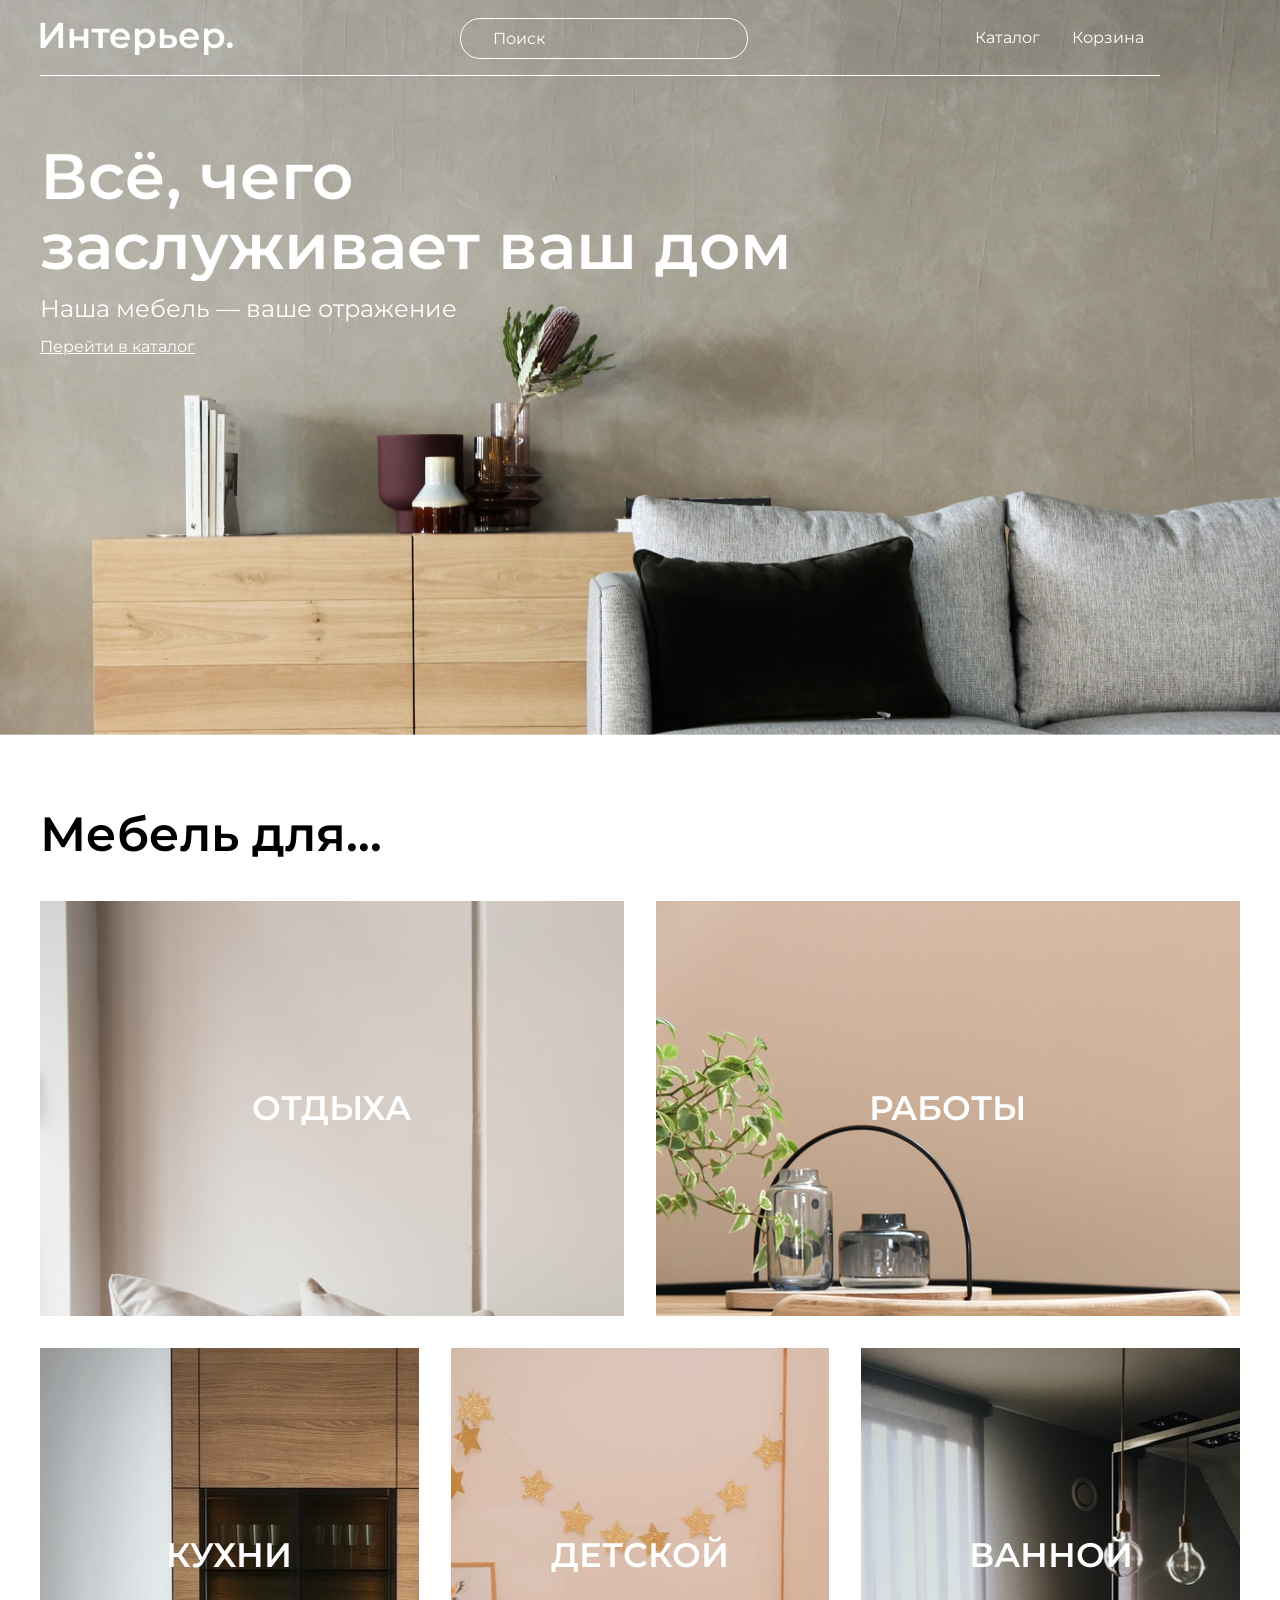
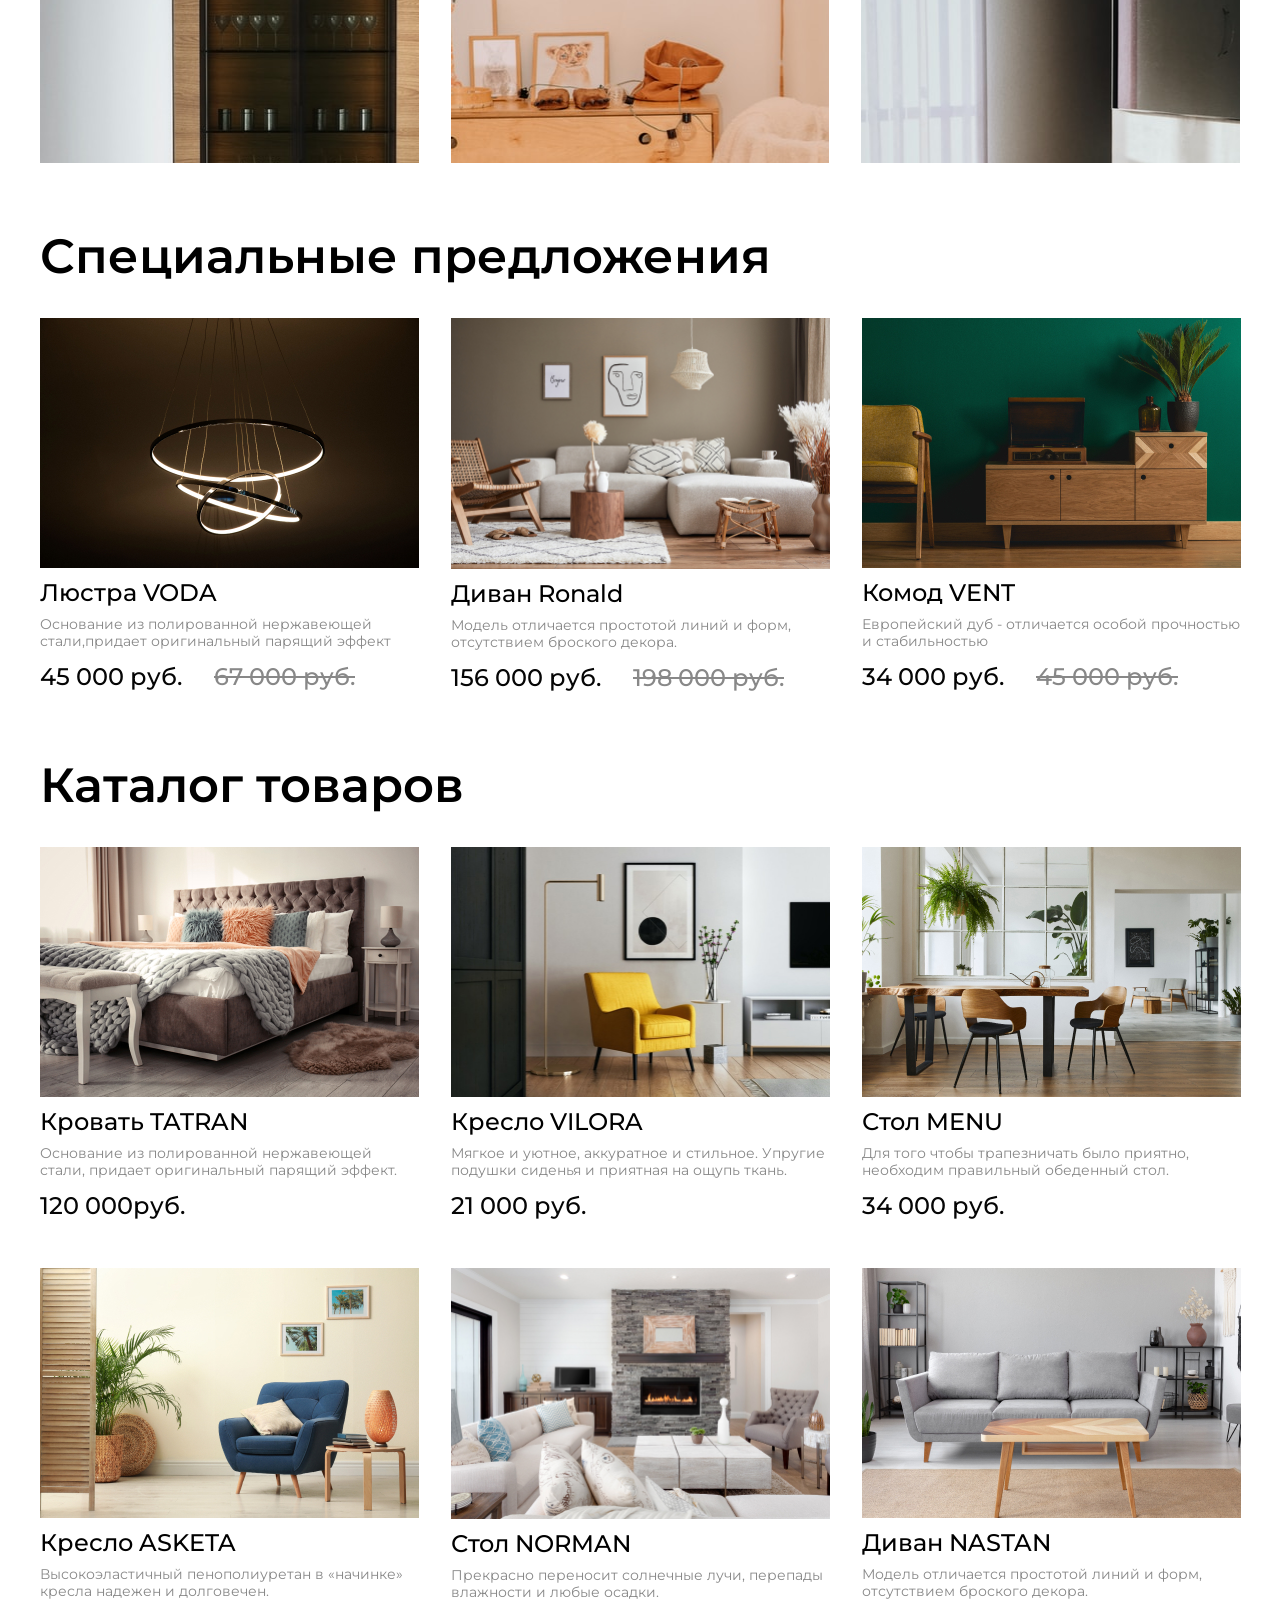
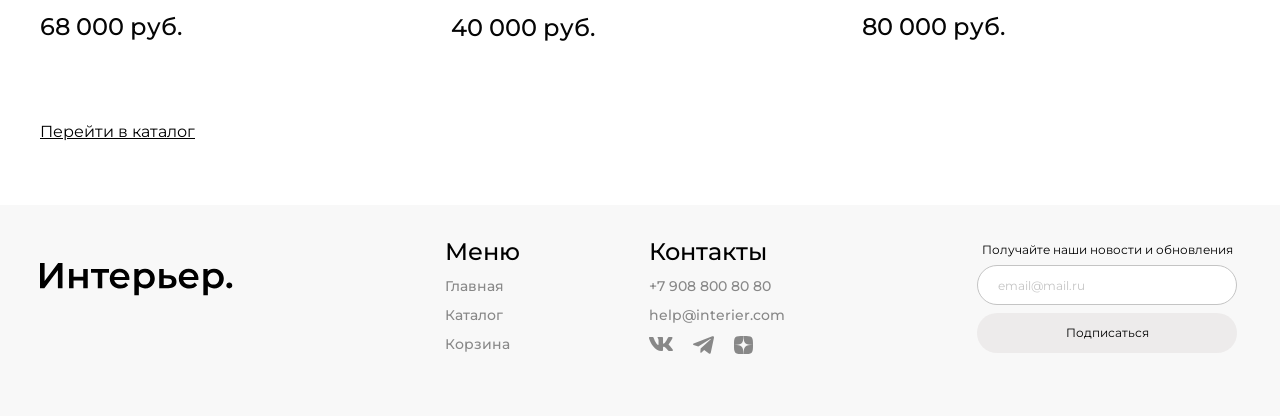
<file: index.html>
<!DOCTYPE html>
<html lang="ru">
<head>
    <meta charset="UTF-8">
    <meta name="viewport" content="width=device-width, initial-scale=1.0">
    <title>Document</title>
    <link rel="stylesheet" type="text/css" href="style.css">
    <link rel="preconnect" href="https://fonts.googleapis.com">
    <link rel="preconnect" href="https://fonts.gstatic.com" crossorigin>
    <link href="https://fonts.googleapis.com/css2?family=Montserrat:ital,wght@0,100..900;1,100..900&display=swap" rel="stylesheet">
</head>
<body>
 <section class="page-section page-section--welcome center">   
    <header class="header">
        <div class="header__container">
            <a class="logo" href="index.html">
                <img class="logo__desktop" src="./image/logo.svg" alt="Логотип">
                <img class="logo__mobile" src="./image/logo_mobile.svg" alt="Логотип">
            </a>
            
            <div class="search-desktop">
                <input placeholder="Поиск" class="header__input" type="text">
            </div>
            
            <nav class="top"> 
                <a class="top__ref" href="catalog.html">Каталог</a>
                <a class="top__ref" href="cart.html">Корзина</a>
            </nav>
            
            <div class="mobile-icons">
                <button class="mobile-icon search-button" type="button" aria-label="Поиск">
                    <img class="mobile-icon__img" src="./image/search_mobile.svg" alt="Поиск">
                </button>
                <a class="mobile-icon" href="catalog.html" aria-label="Каталог">
                    <img class="mobile-icon__img" src="./image/catalog_mobile.svg" alt="Каталог">
                </a>
                <a class="mobile-icon" href="cart.html" aria-label="Корзина">
                    <img class="mobile-icon__img" src="./image/cart_mobile.svg" alt="Корзина">
                </a>
            </div>
        </div>
    </header>
    
    <div class="page-section__content page-section__content--welcome">
        <h1 class="page-section__title">Всё, чего заслуживает ваш дом</h1> 
        <p class="page-section__text">Наша мебель — ваше отражение</p>
        <a class="page-section__link" href="catalog.html">Перейти в каталог</a>
    </div>
 </section> 
 
<div class="for-box center">
   <h2 class="for-box__title">Мебель для...</h2> 
    <div class="for"> 
        <div class="for__item for__item_rest for__item_size_big">ОТДЫХА</div>
        <div class="for__item for__item_work for__item_size_big">РАБОТЫ</div>
        <div class="for__item for__item_kitchen">КУХНИ</div>
        <div class="for__item for__item_children">ДЕТСКОЙ</div>
        <div class="for__item for__item_bathroom">ВАННОЙ</div>
    </div>
</div>
 
<section class="product-box center">
    <h2 class="product-box__title">Специальные предложения</h2>
    <div class="product-content">
        <article class="product">
            <img src="./image/Lustra.jpg" alt="Люстра Voda" class="product__image">
            <h3 class="product__name"><a href="product.html">Люстра VODA</a></h3>
            <p class="product__descr">Основание из полированной нержавеющей стали,придает оригинальный парящий эффект</p>
            <div class="product__box-price">
                <span class="product__price">45 000 руб.</span>
                <span class="product__price product__price_sale">67 000 руб.</span>
            </div>
        </article>
        <article class="product">
            <img src="./image/Divan.jpg" alt="Диван Ronald" class="product__image">
            <h3 class="product__name"><a href="product.html">Диван Ronald</a></h3>
            <p class="product__descr">Модель отличается простотой линий и форм, отсутствием броского декора.</p>
            <div class="product__box-price">
                <span class="product__price">156 000 руб.</span>
                <span class="product__price product__price_sale">198 000 руб.</span>
            </div>
        </article>
        <article class="product">
            <img src="./image/Komod.jpg" alt="Комод VENT" class="product__image">
            <h3 class="product__name"><a href="product.html">Комод VENT</a></h3>
            <p class="product__descr">Европейский дуб - отличается особой прочностью и стабильностью</p>
            <div class="product__box-price">
                <span class="product__price">34 000 руб.</span>
                <span class="product__price product__price_sale">45 000 руб.</span>
            </div>
        </article>
    </div>
</section>

<section class="product-box center">
    <h2 class="product-box__title">Каталог товаров</h2>
    <div class="product-content">
        <article class="product">   
            <img src="./image/Tatran.jpg" alt="Кровать TATRAN" class="product__image">
            <h3 class="product__name"><a href="product.html">Кровать TATRAN</a></h3>
            <p class="product__descr">Основание из полированной нержавеющей стали, придает оригинальный парящий эффект.</p>
            <span class="product__price">120 000руб.</span>
        </article>
        <article class="product">   
            <img src="./image/Vilora.jpg" alt="Кресло VILORA" class="product__image">
            <h3 class="product__name"><a href="product.html">Кресло VILORA</a></h3>
            <p class="product__descr">Мягкое и уютное, аккуратное и стильное. Упругие подушки сиденья и приятная на ощупь ткань.</p>
            <span class="product__price">21 000 руб.</span>
        </article>
        <article class="product">   
            <img src="./image/Menu.jpg" alt="Стол MENU" class="product__image">
            <h3 class="product__name"><a href="product.html">Стол MENU</a></h3>
            <p class="product__descr">Для того чтобы трапезничать было приятно, необходим правильный обеденный стол.</p>
            <span class="product__price">34 000 руб.</span>
        </article>
        <article class="product">   
            <img src="./image/Asketa.jpg" alt="Кресло ASKETA" class="product__image">
            <h3 class="product__name"><a href="product.html">Кресло ASKETA</a></h3>
            <p class="product__descr">Высокоэластичный пенополиуретан в «начинке» кресла надежен и долговечен.</p>
            <span class="product__price">68 000 руб.</span>
        </article>
        <article class="product">   
            <img src="./image/Norman.jpg" alt="Стол NORMAN" class="product__image">
            <h3 class="product__name"><a href="product.html">Стол NORMAN</a></h3>
            <p class="product__descr">Прекрасно переносит солнечные лучи, перепады влажности и любые осадки.</p>
            <span class="product__price">40 000 руб.</span>
        </article>
        <article class="product">   
            <img src="./image/Nastan.jpg" alt="Диван NASTAN" class="product__image">
            <h3 class="product__name"><a href="product.html">Диван NASTAN</a></h3>
            <p class="product__descr">Модель отличается простотой линий и форм, отсутствием броского декора.</p>
            <span class="product__price">80 000 руб.</span>
        </article>
        <a class="downlink" href="catalog.html">Перейти в каталог</a>
    </div>
</section>

 <footer class="footer center">
   <a href="index.html" class="footer__logo">
        <img src="./image/logo-black.svg" alt="Логотип" width="193" height="33">
    </a>
    
    <div class="footer__content">
        <nav class="footer__item">
            <h4 class="footer__descr">Меню</h4>
            <a class="footer__link" href="index.html">Главная</a>
            <a class="footer__link" href="catalog.html">Каталог</a>
            <a class="footer__link" href="cart.html">Корзина</a>
        </nav>
        <div class="footer__item">
            <h4 class="footer__descr">Контакты</h4>
            <a class="footer__link" href="tel:+79088008080">+7 908 800 80 80</a>
            <a class="footer__link" href="mailto:help@interier.com">help@interier.com</a>
            <div class="footer__icons">
                <a href="https://vk.com" class="footer__icon" target="_blank"><img src="./image/vk.svg" alt="VK"></a>
                <a href="https://telegram.org" class="footer__icon" target="_blank"><img src="./image/telegram.svg" alt="Telegram"></a>
                <a href="https://dzen.ru" class="footer__icon" target="_blank"><img src="./image/dzen.svg" alt="Dzen"></a>
            </div> 
        </div>
    </div>
    
    <form action="input" class="form">
        <p class="form__text">Получайте наши новости и обновления</p>
        <input class="form__mail" type="email" placeholder="email@mail.ru">
        <button class="form__subscribe">Подписаться</button>
    </form>
 </footer>
</body>
</html>
</file>
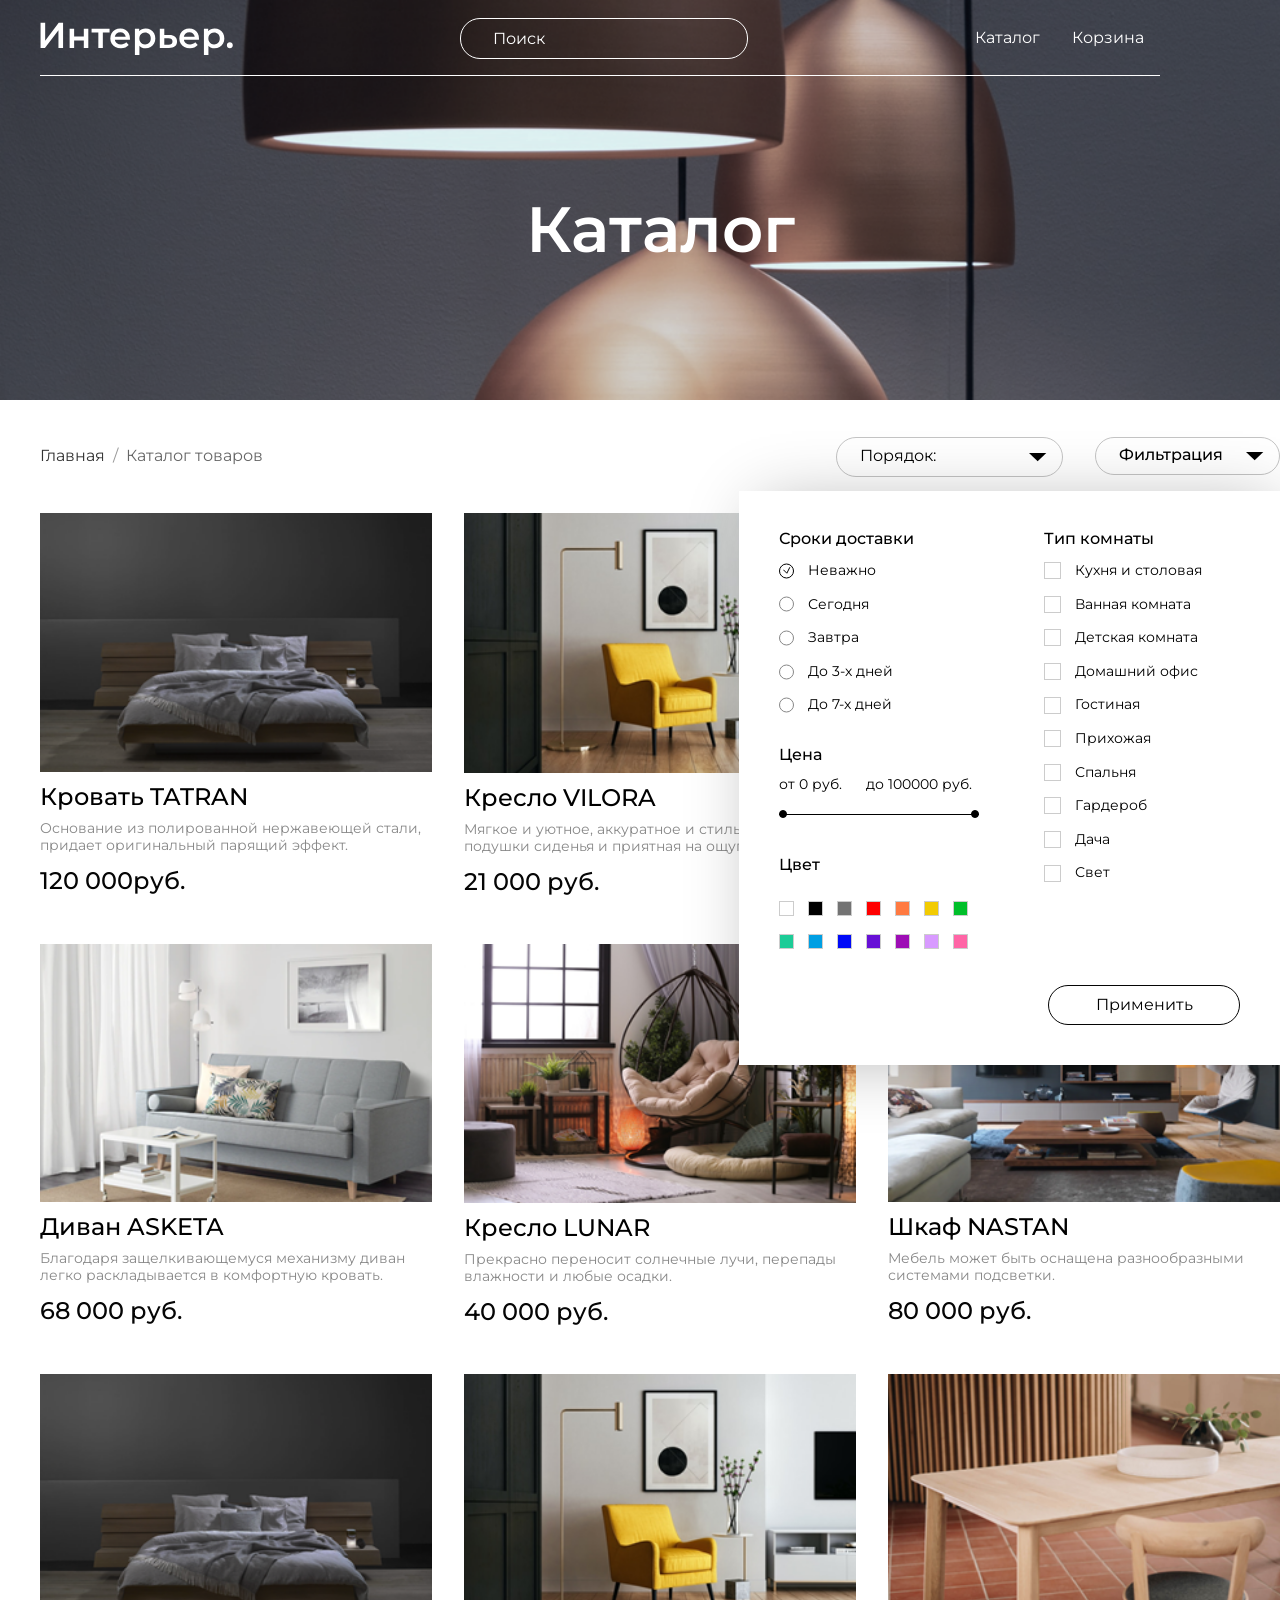
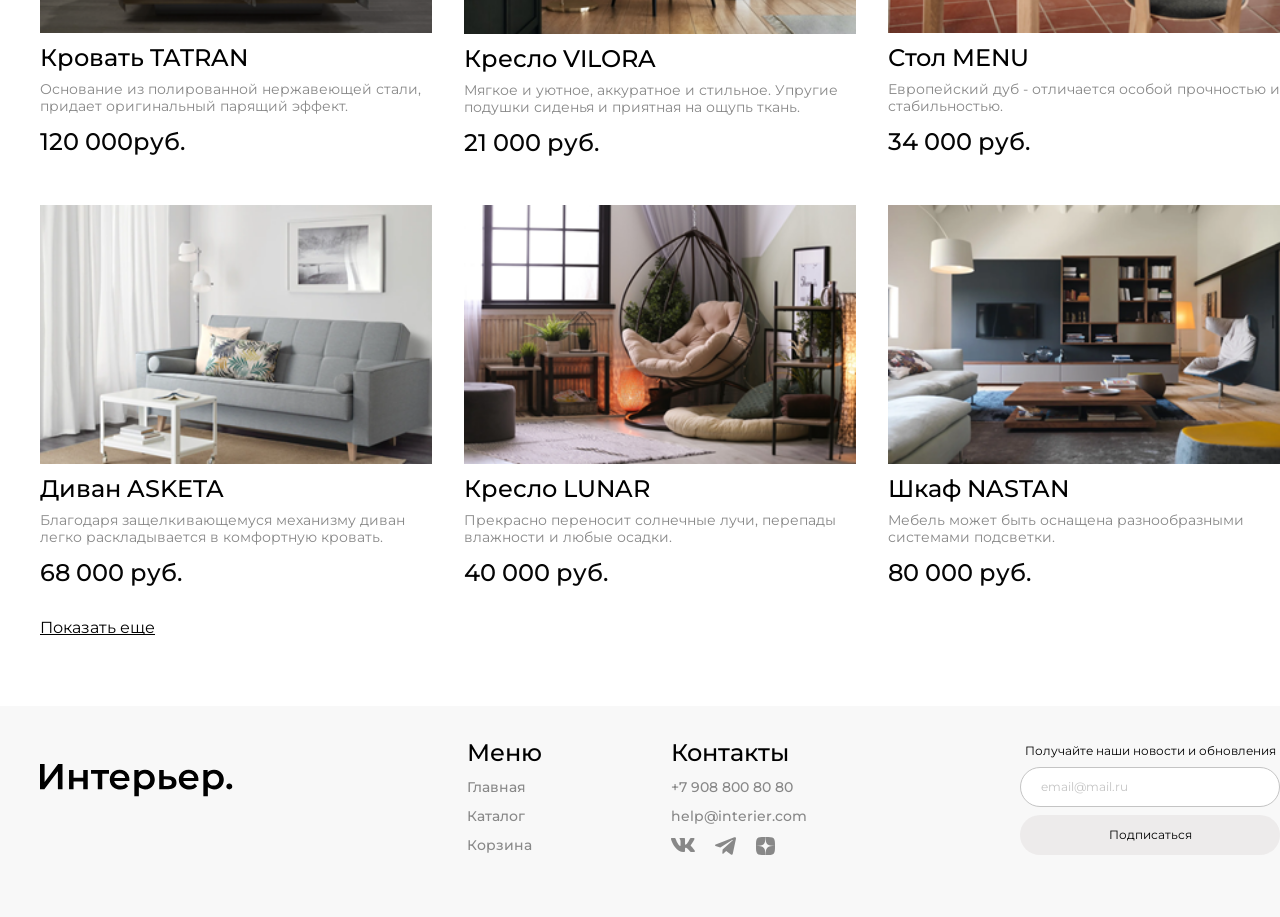
<file: catalog.html>
<!DOCTYPE html>
<html lang="ru">
<head>
    <meta charset="UTF-8">
    <meta name="viewport" content="width=device-width, initial-scale=1.0">
    <title>Document</title>
    <link rel="stylesheet" type="text/css" href="style.css">
    <link rel="preconnect" href="https://fonts.googleapis.com">
    <link rel="preconnect" href="https://fonts.gstatic.com" crossorigin>
    <link href="https://fonts.googleapis.com/css2?family=Montserrat:ital,wght@0,100..900;1,100..900&display=swap" rel="stylesheet">
</head>
<body>
    <section class="page-section page-section--catalog center">
        <h2 class="visually-hidden">Каталог товаров</h2>
        
        <header class="header">
            <div class="header__container">
                <a class="logo" href="index.html">
                    <img class="logo__desktop" src="./image/logo.svg" alt="Логотип">
                    <img class="logo__mobile" src="./image/logo_mobile.svg" alt="Логотип">
                </a>
                
                <div class="search-desktop">
                    <input placeholder="Поиск" class="header__input" type="text">
                </div>
                
                <nav class="top">
                    <a class="top__ref" href="catalog.html">Каталог</a>
                    <a class="top__ref" href="cart.html">Корзина</a>
                </nav>
                
                <div class="mobile-icons">
                    <button class="mobile-icon search-button" type="button" aria-label="Поиск">
                        <img class="mobile-icon__img" src="./image/search_mobile.svg" alt="Поиск">
                    </button>
                    <a class="mobile-icon" href="catalog.html" aria-label="Каталог">
                        <img class="mobile-icon__img" src="./image/catalog_mobile.svg" alt="Каталог">
                    </a>
                    <a class="mobile-icon" href="cart.html" aria-label="Корзина">
                        <img class="mobile-icon__img" src="./image/cart_mobile.svg" alt="Корзина">
                    </a>
                </div>
            </div>
        </header>
        
        <div class="page-section__content page-section__content--catalog">
            <h1 class="catpage-section__title">Каталог</h1>
        </div>
    </section>

    <div class="select-box center">
        <div class="breadcrumbs">
            <a href="index.html" class="breadcrumbs__link">Главная</a>
            <span class="breadcrumbs__separator">/</span>
            <a href="catalog.html" class="breadcrumbs__link breadcrumbs__link--current">Каталог товаров</a>
        </div>
        
        <div class="selectors">
            <div class="sort-select">
                <select class="sort-select__dropdown">
                    <option value="newest">Порядок:</option>
                    <option value="newest">Cначала новые</option>
                    <option value="oldest">Сначала старые</option>
                </select>
            </div>
            
            <div class="filter-select">
                <select class="filter-select__dropdown">
                    <option value="newest">Фильтрация</option>
                </select>
                
                <div class="filter-form-container">
                    <form class="filtering-form" action="+" method="GET">
                        <div class="filtering-form__content-wrapper">
                            <fieldset class="filtering-form__fieldset">
                                <legend class="filtering-form__legend">Сроки доставки</legend>
                                <div class="radio__group">
                                    <div class="radio">
                                        <input class="radio__input" type="radio" id="delivery_any" name="delivery_time" value="any" checked>
                                        <label class="radio__label" for="delivery_any">Неважно</label>
                                    </div>
                                    <div class="radio">
                                        <input class="radio__input" type="radio" id="delivery_today" name="delivery_time" value="today">
                                        <label class="radio__label" for="delivery_today">Сегодня</label>
                                    </div>
                                    <div class="radio">
                                        <input class="radio__input" type="radio" id="delivery_tomorrow" name="delivery_time" value="tomorrow">
                                        <label class="radio__label" for="delivery_tomorrow">Завтра</label>
                                    </div>
                                    <div class="radio">
                                        <input class="radio__input" type="radio" id="delivery_3days" name="delivery_time" value="3days">
                                        <label class="radio__label" for="delivery_3days">До 3-х дней</label>
                                    </div>
                                    <div class="radio">
                                        <input class="radio__input" type="radio" id="delivery_7days" name="delivery_time" value="7days">
                                        <label class="radio__label" for="delivery_7days">До 7-х дней</label>
                                    </div>
                                </div>
                            </fieldset>
                            
                            <fieldset class="filtering-form__fieldset">
                                <legend class="filtering-form__legend">Цена</legend>
                                <div class="range">
                                    <label class="range__label" >от 0 руб.      до 100000 руб.</label>
                                    <div class="range__slider">
                                        <input class="range__input range__input--min" type="range" name="range_1" min="1" max="100000" value="1" id="price-min">
                                        <input class="range__input range__input--max" type="range" name="range_1" min="1" max="100000" value="100000" id="price-max">
                                    </div>
                                </div>
                            </fieldset>

                            <fieldset class="filtering-form__fieldset">
                                <legend class="filtering-form__legend">Цвет</legend>
                                <div class="color-options">
                                    <div class="checkbox color-options__checkbox">
                                        <input class="checkbox__input checkbox__input--white" type="checkbox" id="color-white">
                                        <label class="checkbox__label" for="color-white"></label>
                                    </div>
                                    <div class="checkbox color-options__checkbox">
                                        <input class="checkbox__input checkbox__input--black" type="checkbox" id="color-black">
                                        <label class="checkbox__label" for="color-black"></label>
                                    </div>
                                    <div class="checkbox color-options__checkbox">
                                        <input class="checkbox__input checkbox__input--gray" type="checkbox" id="color-gray">
                                        <label class="checkbox__label" for="color-gray"></label>
                                    </div>
                                    <div class="checkbox color-options__checkbox">
                                        <input class="checkbox__input checkbox__input--red" type="checkbox" id="color-red">
                                        <label class="checkbox__label" for="color-red"></label>
                                    </div>
                                    <div class="checkbox color-options__checkbox">
                                        <input class="checkbox__input checkbox__input--orange" type="checkbox" id="color-orange">
                                        <label class="checkbox__label" for="color-orange"></label>
                                    </div>
                                    <div class="checkbox color-options__checkbox">
                                        <input class="checkbox__input checkbox__input--yellow" type="checkbox" id="color-yellow">
                                        <label class="checkbox__label" for="color-yellow"></label>
                                    </div>
                                    <div class="checkbox color-options__checkbox">
                                        <input class="checkbox__input checkbox__input--green" type="checkbox" id="color-green">
                                        <label class="checkbox__label" for="color-green"></label>
                                    </div>
                                    <div class="checkbox color-options__checkbox">
                                        <input class="checkbox__input checkbox__input--teal" type="checkbox" id="color-teal">
                                        <label class="checkbox__label" for="color-teal"></label>
                                    </div>
                                    <div class="checkbox color-options__checkbox">
                                        <input class="checkbox__input checkbox__input--azure" type="checkbox" id="color-azure">
                                        <label class="checkbox__label" for="color-azure"></label>
                                    </div>
                                    <div class="checkbox color-options__checkbox">
                                        <input class="checkbox__input checkbox__input--blue" type="checkbox" id="color-blue">
                                        <label class="checkbox__label" for="color-blue"></label>
                                    </div>
                                    <div class="checkbox color-options__checkbox">
                                        <input class="checkbox__input checkbox__input--violet" type="checkbox" id="color-violet">
                                        <label class="checkbox__label" for="color-violet"></label>
                                    </div>
                                    <div class="checkbox color-options__checkbox">
                                        <input class="checkbox__input checkbox__input--purple" type="checkbox" id="color-purple">
                                        <label class="checkbox__label" for="color-purple"></label>
                                    </div>
                                    <div class="checkbox color-options__checkbox">
                                        <input class="checkbox__input checkbox__input--lavender" type="checkbox" id="color-lavender">
                                        <label class="checkbox__label" for="color-lavender"></label>
                                    </div>
                                    <div class="checkbox color-options__checkbox">
                                        <input class="checkbox__input checkbox__input--pink" type="checkbox" id="color-pink">
                                        <label class="checkbox__label" for="color-pink"></label>
                                    </div>
                                </div>
                            </fieldset>

                            <fieldset class="filtering-form__fieldset">
                                <legend class="filtering-form__legend">Тип комнаты</legend>
                                <div class="checkbox-group">
                                    <div class="checkbox checkbox-group__item">
                                        <input class="checkbox__input" type="checkbox" id="room-kitchen">
                                        <label class="checkbox__label" for="room-kitchen">Кухня и столовая</label>
                                    </div>
                                    <div class="checkbox checkbox-group__item">
                                        <input class="checkbox__input" type="checkbox" id="room-bathroom">
                                        <label class="checkbox__label" for="room-bathroom">Ванная комната</label>
                                    </div>
                                    <div class="checkbox checkbox-group__item">
                                        <input class="checkbox__input" type="checkbox" id="room-kids">
                                        <label class="checkbox__label" for="room-kids">Детская комната</label>
                                    </div>
                                    <div class="checkbox checkbox-group__item">
                                        <input class="checkbox__input" type="checkbox" id="room-office">
                                        <label class="checkbox__label" for="room-office">Домашний офис</label>
                                    </div>
                                    <div class="checkbox checkbox-group__item">
                                        <input class="checkbox__input" type="checkbox" id="room-living">
                                        <label class="checkbox__label" for="room-living">Гостиная</label>
                                    </div>
                                    <div class="checkbox checkbox-group__item">
                                        <input class="checkbox__input" type="checkbox" id="room-hallway">
                                        <label class="checkbox__label" for="room-hallway">Прихожая</label>
                                    </div>
                                    <div class="checkbox checkbox-group__item">
                                        <input class="checkbox__input" type="checkbox" id="room-bedroom">
                                        <label class="checkbox__label" for="room-bedroom">Спальня</label>
                                    </div>
                                    <div class="checkbox checkbox-group__item">
                                        <input class="checkbox__input" type="checkbox" id="room-wardrobe">
                                        <label class="checkbox__label" for="room-wardrobe">Гардероб</label>
                                    </div>
                                    <div class="checkbox checkbox-group__item">
                                        <input class="checkbox__input" type="checkbox" id="room-cottage">
                                        <label class="checkbox__label" for="room-cottage">Дача</label>
                                    </div>
                                    <div class="checkbox checkbox-group__item">
                                        <input class="checkbox__input" type="checkbox" id="room-light">
                                        <label class="checkbox__label" for="room-light">Свет</label>
                                    </div>
                                </div>
                            </fieldset>
                        </div>
                        
                        <div class="button__box button__box--form">
                            <button type="submit" class="button">Применить</button>
                        </div>
                    </form>
                </div>
            </div>
        </div>
    </div>
   
    <section class="catproduct-box center">
        <h2 class="visually-hidden">Список товаров</h2>
        
        <div class="catproduct-content">
            <article class="catproduct">
                <img src="./image/Tatran_1.png" alt="Кровать TATRAN" class="catproduct__image">
                <h3 class="catproduct__name"><a href="product.html">Кровать TATRAN</a></h3>
                <p class="catproduct__descr">Основание из полированной нержавеющей стали, придает оригинальный парящий эффект.</p>
                <span class="catproduct__price">120 000руб.</span>
            </article>
            
            <article class="catproduct">
                <img src="./image/Vilora_1.png" alt="Кресло VILORA" class="catproduct__image">
                <h3 class="catproduct__name"><a href="product.html">Кресло VILORA</a></h3>
                <p class="catproduct__descr">Мягкое и уютное, аккуратное и стильное. Упругие подушки сиденья и приятная на ощупь ткань.</p>
                <span class="catproduct__price">21 000 руб.</span>
            </article>
            
            <article class="catproduct">
                <img src="./image/Menu_1.png" alt="Стол MENU" class="catproduct__image">
                <h3 class="catproduct__name"><a href="product.html">Стол MENU</a></h3>
                <p class="catproduct__descr">Европейский дуб - отличается особой прочностью и стабильностью.</p>
                <span class="catproduct__price">34 000 руб.</span>
            </article>

            <article class="catproduct">
                <img src="./image/Asketa_1.png" alt="Диван ASKETA" class="catproduct__image">
                <h3 class="catproduct__name"><a href="product.html">Диван ASKETA</a></h3>
                <p class="catproduct__descr">Благодаря защелкивающемуся механизму диван легко раскладывается в комфортную кровать.</p>
                <span class="catproduct__price">68 000 руб.</span>
            </article>
            
            <article class="catproduct">
                <img src="./image/Lunar_1.png" alt="Кресло LUNAR" class="catproduct__image">
                <h3 class="catproduct__name"><a href="product.html">Кресло LUNAR</a></h3>
                <p class="catproduct__descr">Прекрасно переносит солнечные лучи, перепады влажности и любые осадки.</p>
                <span class="catproduct__price">40 000 руб.</span>
            </article>
            
            <article class="catproduct">
                <img src="./image/Nastan_1.png" alt="Шкаф NASTAN" class="catproduct__image">
                <h3 class="catproduct__name"><a href="product.html">Шкаф NASTAN</a></h3>
                <p class="catproduct__descr">Мебель может быть оснащена разнообразными системами подсветки.</p>
                <span class="catproduct__price">80 000 руб.</span>
            </article>
            
            <article class="catproduct">
                <img src="./image/Tatran_1.png" alt="Кровать TATRAN" class="catproduct__image">
                <h3 class="catproduct__name"><a href="product.html">Кровать TATRAN</a></h3>
                <p class="catproduct__descr">Основание из полированной нержавеющей стали, придает оригинальный парящий эффект.</p>
                <span class="catproduct__price">120 000руб.</span>
            </article>
            
            <article class="catproduct">
                <img src="./image/Vilora_1.png" alt="Кресло VILORA" class="catproduct__image">
                <h3 class="catproduct__name"><a href="product.html">Кресло VILORA</a></h3>
                <p class="catproduct__descr">Мягкое и уютное, аккуратное и стильное. Упругие подушки сиденья и приятная на ощупь ткань.</p>
                <span class="catproduct__price">21 000 руб.</span>
            </article>
            
            <article class="catproduct">
                <img src="./image/Menu_1.png" alt="Стол MENU" class="catproduct__image">
                <h3 class="catproduct__name"><a href="product.html">Стол MENU</a></h3>
                <p class="catproduct__descr">Европейский дуб - отличается особой прочностью и стабильностью.</p>
                <span class="catproduct__price">34 000 руб.</span>
            </article>

            <article class="catproduct">
                <img src="./image/Asketa_1.png" alt="Диван ASKETA" class="catproduct__image">
                <h3 class="catproduct__name"><a href="product.html">Диван ASKETA</a></h3>
                <p class="catproduct__descr">Благодаря защелкивающемуся механизму диван легко раскладывается в комфортную кровать.</p>
                <span class="catproduct__price">68 000 руб.</span>
            </article>
            
            <article class="catproduct">
                <img src="./image/Lunar_1.png" alt="Кресло LUNAR" class="catproduct__image">
                <h3 class="catproduct__name"><a href="product.html">Кресло LUNAR</a></h3>
                <p class="catproduct__descr">Прекрасно переносит солнечные лучи, перепады влажности и любые осадки.</p>
                <span class="catproduct__price">40 000 руб.</span>
            </article>
            
            <article class="catproduct">
                <img src="./image/Nastan_1.png" alt="Шкаф NASTAN" class="catproduct__image">
                <h3 class="catproduct__name"><a href="product.html">Шкаф NASTAN</a></h3>
                <p class="catproduct__descr">Мебель может быть оснащена разнообразными системами подсветки.</p>
                <span class="catproduct__price">80 000 руб.</span>
            </article>
        </div>

        <div class="catdownlink__wrapper">
            <a class="catdownlink" href="catalog.html">Показать еще</a>
        </div>
    </section>

    <footer class="footer center">
        <a href="index.html" class="footer__logo">
            <img src="./image/logo-black.svg" alt="Логотип" width="193" height="33">
        </a>
        
        <div class="footer__content">
            <nav class="footer__item">
                <h4 class="footer__descr">Меню</h4>
                <a class="footer__link" href="index.html">Главная</a>
                <a class="footer__link" href="catalog.html">Каталог</a>
                <a class="footer__link" href="cart.html">Корзина</a>
            </nav>
            
            <div class="footer__item">
                <h4 class="footer__descr">Контакты</h4>
                <a class="footer__link" href="tel:+79088008080">+7 908 800 80 80</a>
                <a class="footer__link" href="mailto:help@interier.com">help@interier.com</a>
                
                <div class="footer__icons">
                    <a href="https://vk.com" class="footer__icon" target="_blank">
                        <img src="./image/vk.svg" alt="VK">
                    </a>
                    <a href="https://telegram.org" class="footer__icon" target="_blank">
                        <img src="./image/telegram.svg" alt="Telegram">
                    </a>
                    <a href="https://dzen.ru" class="footer__icon" target="_blank">
                        <img src="./image/dzen.svg" alt="Dzen">
                    </a>
                </div>
            </div>
        </div>
        
        <form action="input" class="form__cat">
            <p class="form__text">Получайте наши новости и обновления</p>
            <input class="form__mail" type="email" placeholder="email@mail.ru">
            <button class="form__subscribe">Подписаться</button>
        </form>
    </footer>
</body>
</html>
</file>
<file: style.css>
@charset "UTF-8";
* {
  margin: 0;
  padding: 0;
  box-sizing: border-box;
}

a,
input,
button {
  font-family: "Montserrat", sans-serif;
}

a:hover {
  transform: translateY(2px);
  color: #888888;
  text-decoration: none;
}

body {
  font-family: "Montserrat", sans-serif;
  font-size: 16px;
  display: block;
}

.center {
  padding-left: calc(50% - 600px);
  padding-right: calc(50% - 720px);
}

.header {
  font-family: "Montserrat", sans-serif;
  height: 77px;
  display: flex;
  flex-wrap: wrap;
  justify-content: space-between;
  align-items: center;
}

.header__container {
  display: flex;
  align-items: center;
  justify-content: space-between;
  width: 100%;
  max-width: 1200px;
  margin: 0 auto;
  padding: 0 40px;
  border-bottom: 1px solid #ffffff;
  padding-bottom: 15px;
  box-sizing: border-box;
}

.header__input {
  height: 41px;
  width: 288px;
  border-radius: 20px;
  border: 1px solid #ffffff;
  box-sizing: border-box;
  background-color: transparent;
  outline: none;
  font-size: 16px;
  line-height: 19.5px;
  color: #FFFFFF;
  font-family: "Montserrat", sans-serif;
  padding: 11px 32px;
}

.header__input::-moz-placeholder {
  color: #FFFFFF;
}

.header__input::placeholder {
  color: #FFFFFF;
}

.logo {
  display: flex;
  align-items: center;
  font-family: "Montserrat", sans-serif;
  text-decoration: none;
  gap: 10px;
}

.logo__mobile {
  display: none; /* Скрыто на десктопе */
}

/* Мобильный блок иконок (скрыт на десктопе) */
.mobile-icons {
  display: none; /* По умолчанию скрыт */
}

.mobile-icon {
  display: flex;
  align-items: center;
  justify-content: center;
  width: 44px;
  height: 44px;
  background: none;
  border: none;
  padding: 0;
  cursor: pointer;
  text-decoration: none;
  flex-shrink: 0;
}

.mobile-icon__img {
  display: block;
  -o-object-fit: contain;
     object-fit: contain;
}

/* Специфичные размеры для каждой иконки */
.mobile-icon:nth-child(1) .mobile-icon__img,
.mobile-icon:nth-child(2) .mobile-icon__img { /* Каталог */
  width: 19px;
  height: 19px;
}

.mobile-icon:nth-child(3) .mobile-icon__img { /* Корзина */
  width: 25px;
  height: 25px;
}

.logo__image {
  transition: filter 0.3s ease;
}

.logo--black {
  color: #000000;
}

.logo--black .logo__image {
  filter: brightness(0);
  /*  margin-left: 120px;
    margin-top: 32px;*/
}

.logo-footer {
  font-family: "Montserrat", sans-serif;
  text-decoration: none;
  color: #000000;
  filter: brightness(0);
}

.top {
  display: flex;
  gap: 32px;
  text-decoration: none !important;
}

.top__ref {
  font-size: 16px;
  font-weight: 400;
  font-style: SemiBold;
  line-height: 100%;
  color: #ffffff;
  list-style: none;
  font-family: "Montserrat", sans-serif;
  align-items: center;
  text-decoration: none !important;
}

.top__ref:hover {
  color: #888888;
  transform: translateY(2px);
  color: aliceblue;
}

.page-section {
  font-family: "Montserrat", sans-serif;
  background-repeat: no-repeat;
  background-position: center;
  background-size: cover;
  color: white;
  max-width: none;
  height: 735px;
}

.page-section--welcome {
  background-image: url(./image/header.jpg);
}

.page-section--new-page {
  background-image: url(./image/new-background.jpg);
}

/*.welcome {
    font-family: "Montserrat", sans-serif; 
    background-image: url(./image/header.jpg);
    background-repeat: no-repeat;
    background-position: center;
    background-size: cover;
    color: white;
    max-width: none;
    height: 735px;

} */
.page-section {
  font-family: "Montserrat", sans-serif;
  background-repeat: no-repeat;
  background-position: center;
  background-size: cover;
  color: white;
  max-width: none;
}

.page-section--welcome {
  background-image: url(./image/header.jpg);
  height: 735px;
}

.page-section__content {
  font-family: "Montserrat", sans-serif;
  font-style: Regular;
  width: 100%;
}

.page-section__content--welcome {
  padding-top: 64px;
}

.page-section__title {
  font-weight: 600;
  font-size: 64px;
  line-height: 70px;
  height: 140px;
  margin-bottom: 16px;
  max-width: 760px;
  display: flex;
  flex-wrap: wrap;
  align-items: flex-start;
  overflow: hidden;
}

.page-section__text {
  font-weight: 400;
  font-size: 24px;
  line-height: 100%;
  margin-bottom: 16px;
}

.page-section__link {
  font-family: "Montserrat", sans-serif;
  color: white;
  font-size: 16px;
  -webkit-text-decoration: line;
          text-decoration: line;
}

.welcome__link:hover {
  text-decoration: underline;
  text-decoration-color: #888888;
}

.for-box {
  padding-top: 64px;
}

.for {
  margin-top: 32px;
  display: grid;
  gap: 32px;
  grid-template-columns: repeat(12, 1fr);
  max-width: 1200px;
}

.furn__title {
  display: inline-block;
  align-items: left;
  padding-right: 182px;
  margin-bottom: 16px;
}

.for-box__title {
  font-family: "Montserrat", sans-serif;
  font-weight: 600;
  font-size: 48px;
  line-height: 70px;
}

.for__item {
  display: flex;
  justify-content: center;
  align-items: center;
  font-weight: 600;
  font-size: 34px;
  line-height: 41px;
  color: #FFFFFF;
  height: 415px;
  grid-column: span 4;
}

.for__item_size_big {
  grid-column: span 6;
}

/* Заменяем старые классы на БЭМ-совместимые */
.for__item_rest {
  background-image: url(image/rest.jpg);
}

.for__item_work {
  background-image: url(image/work.jpg);
}

.for__item_kitchen {
  background-image: url(image/kitchen.jpg);
}

.for__item_children {
  background-image: url(image/children.jpg);
}

.for__item_bathroom {
  background-image: url(image/bathroom.jpg);
}

.select-box {
  display: flex;
  flex-direction: row;
  justify-content: space-between;
  margin-top: 61px;
}

.selectors {
  display: flex;
  flex-direction: row;
}

/* Для фокуса */
.sort-select__dropdown:focus {
  outline: none;
  border-color: #007bff;
}

/* Текст поверх изображений */
.alt-text {
  position: absolute;
  top: 50%;
  left: 50%;
  transform: translate(-50%, -50%);
  color: white;
  font-size: 34px;
  font-weight: 600;
  pointer-events: none;
}

.product-box {
  padding-top: 64px;
}

.product-box__title {
  font-weight: 600;
  font-size: 48px;
  line-height: 59px;
  color: #000000;
}

.product-content {
  margin-top: 32px;
  display: flex;
  -moz-column-gap: 32px;
       column-gap: 32px;
  row-gap: 48px;
  flex-wrap: wrap;
}

.product {
  font-family: "Montserrat", sans-serif;
  display: flex;
  flex-direction: column;
  width: 379px;
}

.product__title {
  font-weight: 500;
  font-size: 24px;
  line-height: 29px;
}

.product__image {
  width: 100%;
  /*height: 250px;        
  object-fit: cover; */
}

.product__name {
  list-style: normal;
  margin-top: 10px;
  margin-bottom: 9px;
  font-weight: 500;
  font-size: 24px;
  line-height: 29px;
  color: #000000;
  text-decoration: none;
}
.product__name > a {
  text-decoration: none;
  color: inherit;
}
.product__name > a:hover {
  color: #888888;
  transform: translateY(2px);
}

.product__descr {
  font-family: Montserrat, Arial, sans-serif;
  font-style: normal;
  font-weight: normal;
  font-size: 14px;
  line-height: 17px;
  color: #888888;
  margin-bottom: 12px;
}

.product__box-price {
  display: flex;
  gap: 32px;
}

.product__price {
  font-family: Montserrat, Arial, sans-serif;
  font-weight: 500;
  font-size: 24px;
  line-height: 29px;
  color: #050505;
  white-space: nowrap;
}

.product__price_sale {
  font-family: Montserrat, Arial, sans-serif;
  font-weight: 500;
  font-size: 24px;
  line-height: 29px;
  color: #888888;
  padding-left: 0px;
  text-decoration: line-through;
}

.downlink {
  display: inline-block;
  font-family: "Montserrat", sans-serif;
  color: rgb(0, 0, 0);
  margin-top: 32px;
  margin-bottom: 64px;
  font-size: 16px;
  text-decoration: underline;
  padding: 0px 0px;
}

.footer {
  display: flex;
  justify-content: space-between;
  background-color: #f8f8f8;
  padding-bottom: 58px;
  align-items: center;
}

.footer__logo {
  font-size: 16px;
  font-family: "Montserrat", sans-serif;
  text-decoration: none;
  padding: 0px;
  margin-right: 212px;
}

.footer__content {
  display: flex;
  justify-content: space-between;
  margin-top: 32px;
  gap: 129px;
}

.footer__info {
  display: flex;
  gap: 129px;
  margin-left: -129px;
}

.footer__item {
  font-family: Montserrat, Arial, sans-serif;
  display: flex;
  flex-direction: column;
  gap: 12px;
}

.footer__icons {
  display: flex;
  gap: 20px;
}

.footer__icons {
  display: flex;
  gap: 20px;
}

.footer__icon img {
  transition: filter 0.3s ease;
}

.footer__icon:hover {
  transform: scale(1.15) translateY(-4px);
  background-color: white;
}

.footer__icon:hover img {
  filter: brightness(0) invert(0);
}

.form {
  display: flex;
  flex-direction: column;
  gap: 8px;
  width: 260px;
  padding-top: 32px;
  font-size: 16px;
  margin-left: 192px;
  margin-right: 121px;
  flex-shrink: 0;
}

.footer__descr {
  font-family: Montserrat, Arial, sans-serif;
  font-weight: 500;
  font-size: 24px;
  line-height: 29px;
  color: #000000;
}

.footer__link {
  margin: 0;
  font-weight: 500;
  font-size: 14px;
  line-height: 17px;
  color: #888888;
  text-decoration: none;
}

.footer__link:hover {
  text-decoration: underline;
  transform: translateY(2px);
  color: #888888;
}

.form__text {
  font-family: Montserrat, Arial, sans-serif;
  font-size: 12px;
  line-height: 1.3;
  color: #000000;
  box-sizing: border-box;
  display: block;
  text-align: center;
}

.form__mail {
  background: #FFFFFF;
  border: 1px solid #C4C4C4;
  box-sizing: border-box;
  border-radius: 50px;
  font-weight: 400;
  font-size: 12px;
  line-height: 18px;
  color: #C4C4C4;
  padding: 12px 20px;
  display: block;
  width: 100%;
  height: 40px;
}

.form__mail::-moz-placeholder {
  color: #C4C4C4;
}

.form__mail::placeholder {
  color: #C4C4C4;
}

.form__subscribe {
  font-family: Montserrat, Arial, sans-serif;
  background: rgba(222, 215, 215, 0.4117647059);
  box-sizing: border-box;
  border-radius: 20px;
  width: 100%;
  height: 40px;
  font-size: 12px;
  line-height: 18px;
  color: #000000;
  display: block;
  border: none;
  cursor: pointer;
  transition: background-color 0.6s ease, transform 0.2s ease;
}
.form__subscribe:hover {
  background: rgb(0, 0, 0);
  transform: translateY(2px);
  color: rgb(255, 255, 255);
  border-color: aliceblue;
}

* {
  margin: 0;
  padding: 0;
  box-sizing: border-box;
}

.visually-hidden {
  position: absolute;
  width: 1px;
  height: 1px;
  margin: -1px;
  padding: 0;
  border: 0;
  clip: rect(0 0 0 0);
  clip-path: inset(100%);
  overflow: hidden;
  white-space: nowrap;
}

a,
input,
button {
  font-family: "Montserrat", sans-serif;
}

.container {
  display: flex;
  padding-top: 40px;
  padding-bottom: 40px;
  justify-content: flex-end;
}

.button {
  border: 1px solid #040404;
  border-radius: 20px;
  min-height: 40px;
  font: inherit;
  padding: 10px, 23px;
  cursor: pointer;
  background-color: #FFFFFF;
}

.filter-button-wrapper {
  position: relative;
  width: 100%;
  display: flex;
  justify-content: flex-end;
  z-index: 1000;
  margin-top: 14px;
}

body {
  font-family: "Montserrat", sans-serif;
  font-size: 16px;
  display: block;
}

.header {
  font-family: "Montserrat", sans-serif;
  height: 77px;
  display: flex;
  flex-direction: row;
  flex-wrap: wrap;
  justify-content: space-between;
  align-items: center;
}

.header__container {
  display: flex;
  align-items: center;
  justify-content: space-between;
  width: 100%;
  max-width: 1200px;
  margin: 0 auto;
  padding: 0 40px;
  border-bottom: 1px solid #ffffff;
  padding-bottom: 15px;
}

.header > * {
  margin-right: 120px;
  padding: 16px 16px 16px 0;
  max-width: none;
  box-sizing: border-box;
}

.header__input {
  height: 41px;
  width: 288px;
  border-radius: 20px;
  border: 1px solid #ffffff;
  box-sizing: border-box;
  background-color: transparent;
  outline: none;
  font-size: 16px;
  line-height: 19.5px;
  color: #FFFFFF;
  font-family: "Montserrat", sans-serif;
  padding: 11px 32px;
}

.header__input::-moz-placeholder {
  color: #FFFFFF;
}

.header__input::placeholder {
  color: #FFFFFF;
}

.logo {
  display: flex;
  align-items: center;
  font-family: "Montserrat", sans-serif;
  text-decoration: none;
  gap: 10px;
}

.logo__image {
  transition: filter 0.3s ease;
}

.logo--black {
  color: #000000;
}

.logo--black .logo__image {
  filter: brightness(0);
  /*  margin-left: 120px;
    margin-top: 32px;*/
}

.logo-footer {
  font-family: "Montserrat", sans-serif;
  text-decoration: none;
  color: #000000;
  filter: brightness(0);
}

.top {
  display: flex;
  gap: 32px;
}

.top__ref {
  font-size: 16px;
  font-weight: 400;
  font-style: SemiBold;
  line-height: 100%;
  color: #ffffff;
  list-style: none;
  text-decoration: none;
  font-family: "Montserrat", sans-serif;
  align-items: center;
}

.top__ref:hover {
  text-decoration: underline;
  text-decoration-color: #ffffff;
}

.page-section--catalog {
  background-image: url(./image/catalog_back.png);
  height: 400px;
}

.page-section__content--catalog {
  padding-top: 82px;
  display: flex;
  flex-direction: column;
  align-items: center; /* ← центрируем по горизонтали */
  justify-content: center; /* ← центрируем по вертикали (если нужно) */
}

.catpage-section__title {
  font-weight: 600;
  font-size: 64px;
  line-height: 70px;
  height: 140px;
  margin-bottom: 16px;
  max-width: 760px;
  display: flex;
  flex-wrap: wrap;
  align-items: center;
  text-align: center; /* ← центрируем текст внутри */
}

.heading {
  font-family: "Montserrat", sans-serif;
  font-weight: 600;
  font-size: 48px;
  line-height: 70px;
}

.select-box {
  display: flex;
  flex-direction: row;
  justify-content: space-between;
  margin-top: 37px;
  margin-bottom: 36px;
  align-items: baseline;
}

.selectors {
  display: flex;
  flex-direction: row;
}

/* Для фокуса */
.sort-select__dropdown:focus {
  outline: none;
  border-color: #007bff;
}

/* Текст поверх изображений */
.alt-text {
  position: absolute;
  top: 50%;
  left: 50%;
  transform: translate(-50%, -50%);
  color: white;
  font-size: 34px;
  font-weight: 600;
  pointer-events: none;
}

.catproduct-box {
  margin-top: 12px;
  position: relative;
  z-index: 1;
}

.catproduct {
  font-family: "Montserrat", sans-serif;
  display: flex;
  flex-direction: column;
  width: 100%;
}

.catproduct-content {
  display: grid;
  grid-template-columns: repeat(3, 1fr); /* Равномерное распределение */
  -moz-column-gap: 32px;
       column-gap: 32px;
  row-gap: 48px;
  justify-content: start;
}

.catproduct__image {
  width: 100%;
}

.catproduct__name {
  list-style: normal;
  margin-top: 10px;
  margin-bottom: 9px;
  font-weight: 500;
  font-size: 24px;
  line-height: 29px;
  color: #000000;
  text-decoration: none;
}
.catproduct__name > a {
  text-decoration: none;
  color: inherit;
}
.catproduct__name > a:hover {
  color: #888888;
  transform: translateY(2px);
}

.catproduct__descr {
  font-family: Montserrat, Arial, sans-serif;
  font-style: normal;
  font-weight: normal;
  font-size: 14px;
  line-height: 17px;
  color: #888888;
  margin-bottom: 12px;
}

.catproduct__price {
  font-family: Montserrat, Arial, sans-serif;
  font-weight: 500;
  font-size: 24px;
  line-height: 29px;
  color: #050505;
  white-space: nowrap;
}

.catlink {
  margin-bottom: 32px;
  padding: 0px 0px;
}

.catdownlink__wrapper {
  width: 100%;
  margin-top: 31px;
  margin-bottom: 69px;
}

.catdownlink {
  display: inline-block;
  font-family: "Montserrat", sans-serif;
  color: rgb(0, 0, 0);
  font-size: 16px;
  text-decoration: underline;
  padding: 0px 0px;
}

.form__cat {
  display: flex;
  flex-direction: column;
  gap: 8px;
  width: 260px;
  padding-top: 32px;
  font-size: 16px;
  margin-left: 192px;
}

.button {
  transition: background-color 0.6s ease, transform 0.2s ease;
}
.button:hover {
  background: rgb(0, 0, 0);
  transform: translateY(2px);
  color: rgb(255, 255, 255);
}

.dlink-wrapper {
  display: inline-block;
}

.dlink {
  display: inline-block;
  font-family: "Montserrat", Arial, sans-serif;
  color: #000000;
  margin-top: 32px;
  margin-bottom: 69px;
  font-size: 16px;
  text-decoration: underline;
}
.dlink:hover {
  transform: translateY(2px);
  color: #888888;
  text-decoration: none;
}

.top-cart {
  height: 400px;
  background-image: url(image/top-cart.png);
  background-size: cover;
  background-position: center;
  background-repeat: no-repeat;
}

.heading-big {
  font-family: "Montserrat", Arial, sans-serif;
  font-weight: 600;
  font-size: 64px;
  line-height: 70px;
  color: #FFFFFF;
  margin-top: 127px;
}

.page-section--cart {
  height: 400px;
  background-image: url(image/top-cart.png);
  background-size: cover;
  background-position: center;
  background-repeat: no-repeat;
}

.product__imagemobile {
  display: none;
}

.korzproduct-box {
  padding-top: 64px;
}

.korzproduct-box__title {
  font-weight: 600;
  font-size: 48px;
  line-height: 59px;
  color: #000000;
}

.korzproduct-content {
  margin-top: 32px;
  display: flex;
  -moz-column-gap: 32px;
       column-gap: 32px;
  row-gap: 48px;
  flex-wrap: wrap;
}

.korzproduct {
  font-family: "Montserrat", sans-serif;
  display: flex;
  flex-direction: column;
  width: 379px;
  height: 377px;
}

.korzproduct__title {
  font-weight: 500;
  font-size: 24px;
  line-height: 29px;
}

.korzproduct__image {
  width: 100%;
  /*height: 250px;        
  object-fit: cover; */
}

.korzproduct__name {
  list-style: normal;
  margin-top: 10px;
  margin-bottom: 9px;
  font-weight: 500;
  font-size: 24px;
  line-height: 29px;
  color: #000000;
  text-decoration: none;
}
.korzproduct__name > a {
  text-decoration: none;
  color: inherit;
}
.korzproduct__name > a:hover {
  color: #888888;
  transform: translateY(2px);
}

.korzproduct__descr {
  font-family: Montserrat, Arial, sans-serif;
  font-style: normal;
  font-weight: normal;
  font-size: 14px;
  line-height: 17px;
  color: #888888;
  margin-bottom: 12px;
}

.korzproduct__box-price {
  display: flex;
  gap: 32px;
}

.korzproduct__price {
  font-family: Montserrat, Arial, sans-serif;
  font-weight: 500;
  font-size: 24px;
  line-height: 29px;
  color: #050505;
  white-space: nowrap;
}

.korzproduct__price_sale {
  font-family: Montserrat, Arial, sans-serif;
  font-weight: 500;
  font-size: 24px;
  line-height: 29px;
  color: #888888;
  padding-left: 0px;
  text-decoration: line-through;
}

.cart {
  display: grid;
  grid-template-columns: repeat(12, 1fr);
  grid-template-rows: min-content min-content;
  height: auto;
  margin-top: 64px;
  -moz-column-gap: 32px;
       column-gap: 32px;
  row-gap: 0;
  align-items: end;
}
.cart__logo {
  display: none;
}
.cart__dlink {
  font-family: "Montserrat", Arial, sans-serif;
  color: #000000;
  margin: 32px 0 64px;
  font-size: 16px;
  text-decoration: underline;
}
.cart__content {
  grid-column: span 8;
  grid-row: 1;
  padding: 0;
  margin: 0;
}
.cart__image {
  height: 173px;
  width: 173px;
}
.cart__name-box {
  display: flex;
  justify-content: space-between;
  padding-bottom: 14px;
  border-bottom: 0.5px solid #CACDD8;
  font-family: "Montserrat", Arial, sans-serif;
  font-weight: 500;
  font-size: 16px;
  line-height: 100%;
  color: #000000;
}
.cart__form {
  background: #F7F6F6;
  border-radius: 20px;
  grid-column: 9/span 4;
  grid-row: 1/span 2;
  align-self: stretch;
  min-width: 379px;
  margin-right: 120px;
}
.cart__form-content {
  display: flex;
  flex-wrap: wrap;
  align-items: center;
  flex-direction: column;
  margin: 42px 30px 64px 30px;
}
.cart__form-content-data {
  margin-top: 40px;
  display: flex;
  gap: 40px;
  flex-wrap: wrap;
  align-items: center;
  flex-direction: row;
  align-content: flex-start;
}
.cart__form-content-title {
  font-family: "Montserrat", Arial, sans-serif;
  font-weight: 700;
  font-size: 24px;
  line-height: 100%;
  text-align: center;
}
.cart__form-data {
  font-family: "Montserrat", Arial, sans-serif;
  font-weight: 400;
  font-size: 14px;
  line-height: 100%;
  background: transparent;
  border: none;
  width: 100%;
  border-bottom: 1px solid #ccc;
  outline: none;
}
.cart__form-data:focus {
  border-bottom-color: #000000;
}
.cart__form-approve {
  display: flex;
  flex-wrap: wrap;
  align-items: center;
  flex-direction: column;
  margin: 64px 30px 154px 30px;
}
.cart__form-resume {
  display: flex;
  flex-wrap: wrap;
  align-items: center;
  flex-direction: row;
}
.cart__form-button-approve {
  background: transparent;
  border-radius: 50px;
  border: 1px solid #040404;
  width: 100%;
  white-space: nowrap;
  margin-top: 18px;
  padding: 10px 91px;
  transition: all 0.4s ease;
}
.cart__form-button-approve:hover {
  background: rgb(0, 0, 0);
  transform: translateY(2px);
  color: aliceblue;
  border-color: aliceblue;
  animation: neon-glow-pulse 1.5s 1 ease-in-out;
}
@keyframes neon-glow-pulse {
  0%, 100% {
    transform: translateY(2px);
    box-shadow: 0 4px 12px rgba(0, 0, 0, 0.15), 0 0 0 0 rgba(240, 248, 255, 0);
  }
  50% {
    transform: translateY(2px) scale(1.04);
    box-shadow: 0 0 25px rgba(240, 248, 255, 0.8), 0 0 35px rgba(136, 114, 98, 0.7), 0 0 50px rgba(136, 114, 98, 0.4), 0 5px 30px rgba(0, 0, 0, 0.3);
    border-color: rgba(240, 248, 255, 0.9);
  }
}
.cart__form-resume-text {
  font-family: "Montserrat", Arial, sans-serif;
  font-weight: 400;
  font-size: 24px;
  line-height: 100%;
  text-align: center;
}
.cart__form-resume-price {
  font-family: "Montserrat", Arial, sans-serif;
  font-weight: 500;
  font-size: 24px;
  line-height: 100%;
  text-align: center;
}
.cart__item {
  display: flex;
  justify-content: space-between;
  align-items: flex-start;
  border-bottom: 0.5px solid #CACDD8;
  padding: 32px 0;
}
.cart__item:nth-of-type(2) {
  padding-top: 25px;
}
.cart__item:last-child {
  border-bottom: none;
  padding-bottom: 0;
}
.cart__left {
  display: flex;
  gap: 32px;
}
.cart__info {
  display: flex;
  flex-direction: column;
  width: 276px;
  gap: 14px;
}
.cart__descr {
  font-family: "Montserrat", Arial, sans-serif;
  font-weight: 400;
  font-size: 14px;
  line-height: 100%;
  color: #888888;
}
.cart__title {
  font-family: "Montserrat", Arial, sans-serif;
  font-weight: 500;
  font-size: 24px;
  line-height: 100%;
  color: #000000;
}
.cart__price {
  font-family: "Montserrat", Arial, sans-serif;
  font-weight: 500;
  font-size: 16px;
  line-height: 100%;
  color: #000000;
}
.cart__link-box {
  display: flex;
  gap: 32px;
}
.cart__link {
  font-family: "Montserrat", Arial, sans-serif;
  font-weight: 400;
  font-size: 14px;
  line-height: 100%;
  color: #000000;
}
.cart__number {
  background-color: #F7F6F6;
  width: 71px;
  height: 51px;
  text-align: center;
  border: none;
  border-radius: 6px;
}
.cart__buttons-block {
  grid-column: span 8;
  grid-row: 2;
  margin-top: 50px;
  display: flex;
  gap: 7px;
  font-family: "Montserrat", Arial, sans-serif;
  color: #000000;
  cursor: pointer;
}
.cart__button1, .cart__button2 {
  background: #FFFFFF;
  white-space: nowrap;
  border: 1px solid #000000;
  border-radius: 50px;
  font-weight: 400;
  font-size: 14px;
  line-height: 18px;
  height: 37px;
  width: 200px;
  transition: background-color 0.6s ease, transform 0.2s ease;
}
.cart__button1:hover, .cart__button2:hover {
  background: rgb(0, 0, 0);
  transform: translateY(2px);
  color: rgb(255, 255, 255);
  border-color: rgb(255, 255, 255);
}
.cart__button1 {
  padding: 10px 34px 10px 33px;
}
.cart__button2 {
  padding: 10px 22px 10px 20px;
}

* {
  margin: 0;
  padding: 0;
  box-sizing: border-box;
}

a,
input,
button {
  font-family: "Montserrat", sans-serif;
}

.container {
  display: flex;
  padding-top: 40px;
  padding-bottom: 40px;
  justify-content: flex-end;
}

body {
  font-family: "Montserrat", sans-serif;
  font-size: 16px;
  display: block;
}

.select-box {
  display: flex;
  flex-direction: row;
  justify-content: space-between;
  margin-top: 37px;
  align-items: baseline;
}

.breadcrumbs {
  display: flex;
  align-items: center;
  gap: 8px;
  font-family: "Montserrat", sans-serif;
  font-size: 16px;
  font-weight: 400;
}

.breadcrumbs {
  display: flex;
  align-items: center;
  gap: 8px;
  font-family: "Montserrat", sans-serif;
  font-size: 16px;
  font-weight: 400;
}

.breadcrumbs__link {
  color: #333;
  text-decoration: none;
  transition: color 0.3s;
}

.breadcrumbs__link--current {
  color: #666;
  pointer-events: none;
}

.breadcrumbs__separator {
  color: #999;
}

.selectors {
  display: flex;
  flex-direction: row;
}

.sort-select {
  margin-right: 32px;
  position: relative;
  display: flex;
  flex-direction: row;
  justify-content: flex-end;
}

.sort-select__dropdown {
  padding: 9px 56px 11px 23px;
  border: 1px solid #C4C4C4;
  border-radius: 20px;
  background-color: white;
  font-family: "Montserrat", sans-serif;
  font-size: 16px;
  font-weight: 400;
  cursor: pointer;
  width: 227px;
  height: 40px;
  line-height: 100%;
  appearance: none;
  -webkit-appearance: none;
  -moz-appearance: none;
  background-image: url("data:image/svg+xml,%3Csvg width='18' height='9' viewBox='0 0 18 9' fill='none' xmlns='http://www.w3.org/2000/svg'%3E%3Cpath d='M8.66016 8.25L-9.84609e-05 -1.63133e-06L17.3204 -1.17124e-07L8.66016 8.25Z' fill='black'/%3E%3C/svg%3E");
  background-repeat: no-repeat;
  background-position: right 15px center;
  background-size: 18px 9px;
}

.filter-select {
  position: relative;
}

.filter-select__dropdown {
  padding: 9px 56px 11px 23px;
  border: 1px solid #C4C4C4;
  border-radius: 20px;
  background-color: white;
  font-family: "Montserrat", sans-serif;
  font-size: 16px;
  font-weight: 500;
  cursor: pointer;
  line-height: 100%;
  appearance: none;
  -webkit-appearance: none;
  -moz-appearance: none;
  background-image: url("data:image/svg+xml,%3Csvg width='18' height='9' viewBox='0 0 18 9' fill='none' xmlns='http://www.w3.org/2000/svg'%3E%3Cpath d='M8.66016 8.25L-9.84609e-05 -1.63133e-06L17.3204 -1.17124e-07L8.66016 8.25Z' fill='black'/%3E%3C/svg%3E");
  background-repeat: no-repeat;
  background-position: right 15px center;
  background-size: 18px 9px;
}

.button__box {
  display: flex;
  align-items: end;
  justify-content: flex-end;
}

.button {
  border: 1px solid #040404;
  border-radius: 20px;
  padding: 10px 46.5px;
  cursor: pointer;
  background-color: #FFFFFF;
  font-family: Montserrat;
  font-weight: 400;
  font-size: 16px;
  line-height: 100%;
  text-align: center;
}

.filtering-form__button {
  align-self: flex-start;
}

.filter-button-wrapper {
  position: relative;
  display: inline-block;
}

.filtering-form {
  position: absolute;
  top: calc(100% + 14px);
  right: 0;
  display: flex;
  gap: 32px;
  background-color: #FFFFFF;
  box-shadow: 8px 4px 67px -12px rgba(0, 0, 0, 0.32);
  padding: 40px 40px;
  z-index: 1000;
  flex-direction: column;
  /* align-items: flex-end; */
  width: 541px;
}

.filtering-form__content-wrapper {
  display: flex;
  flex-direction: column;
  flex-wrap: wrap;
  gap: 32px 65px;
  min-width: 395px;
  max-height: 524px;
  align-content: flex-start;
}

.filtering-form__fieldset {
  display: flex;
  flex-direction: column;
  border: none;
  max-width: 190px;
}

.filtering-form__legend {
  margin-bottom: 14px;
  font-family: Montserrat;
  font-weight: 500;
  font-size: 16px;
  line-height: 100%;
  vertical-align: middle;
}

.radio__group {
  display: flex;
  flex-direction: column;
  border: none;
  font-family: Montserrat;
  font-weight: 400;
  font-size: 14px;
  line-height: 100%;
  letter-spacing: 0%;
}

.radio__input {
  position: absolute;
  opacity: 0;
}

/* Стили для контейнера радио-кнопок */
.radio {
  position: relative;
  margin-bottom: 14px;
}

.radio:last-child {
  margin-bottom: 0;
}

/* Стили для меток */
.radio__label {
  display: flex;
  align-items: center;
  cursor: pointer;
  font-size: 14px;
  line-height: 1.4;
  padding-left: 29px;
  position: relative;
}

/* Внешний круг - белый с серым контуром по умолчанию */
.radio__label::before {
  content: "";
  position: absolute;
  left: 0;
  top: 50%;
  transform: translateY(-50%);
  width: 15px;
  height: 15px;
  border: 1px solid #888888;
  border-radius: 15px;
  background: #ffffff;
  box-sizing: border-box;
}

/* Галочка - скрыта по умолчанию */
.radio__label::after {
  content: "";
  position: absolute;
  left: 4px; /* Подправляем позицию для SVG */
  top: 50%;
  transform: translateY(-50%);
  width: 8px;
  height: 8px;
  background-image: url("data:image/svg+xml,%3Csvg width='8' height='8' viewBox='0 0 8 8' fill='none' xmlns='http://www.w3.org/2000/svg'%3E%3Cpath d='M0.353516 2.72363L3.853516 6.22363L6.853516 0.223633' stroke='black'/%3E%3C/svg%3E");
  background-repeat: no-repeat;
  background-position: center;
  opacity: 0;
}

/* Состояние выбора - белый круг с чёрным контуром и чёрной галочкой */
.radio__input:checked + .radio__label::before {
  background: #ffffff;
  border-color: #000000;
}

.radio__input:checked + .radio__label::after {
  opacity: 1;
}

/* Состояние ховера */
.radio__input:not(:checked):hover + .radio__label::before {
  border-color: #666666;
}

/* Общие стили для fieldset и legend */
.filtering-form__legend {
  font-family: Montserrat;
  font-weight: 500;
  font-size: 16px;
  line-height: 100%;
  letter-spacing: 0%;
  vertical-align: middle;
}

/* Скрываем стандартный чекбокс */
.checkbox__input {
  display: none;
}

/* ===== СТИЛИ ДЛЯ ЦВЕТНЫХ ЧЕКБОКСОВ ===== */
.color-options {
  display: flex;
  flex-wrap: wrap;
  gap: 14px;
  margin-top: 14px;
  max-width: 215px;
}

/* Стили ТОЛЬКО для цветных квадратиков */
.color-options .checkbox__input + .checkbox__label {
  display: inline-block;
  width: 15px;
  height: 15px;
  cursor: pointer;
  border: 1px solid #cccccc;
  position: relative;
}

/* Цвета квадратиков */
.checkbox__input--white + .checkbox__label {
  background-color: #ffffff;
}

.checkbox__input--black + .checkbox__label {
  background-color: #000000;
}

.checkbox__input--gray + .checkbox__label {
  background-color: #737373;
}

.checkbox__input--red + .checkbox__label {
  background-color: #FF0000;
}

.checkbox__input--orange + .checkbox__label {
  background-color: #FF7A41;
}

.checkbox__input--yellow + .checkbox__label {
  background-color: #F2CB01;
}

.checkbox__input--green + .checkbox__label {
  background-color: #00BF2A;
}

.checkbox__input--teal + .checkbox__label {
  background-color: #1CCC97;
}

.checkbox__input--azure + .checkbox__label {
  background-color: #009FE3;
}

.checkbox__input--blue + .checkbox__label {
  background-color: #000AF8;
}

.checkbox__input--violet + .checkbox__label {
  background-color: #6710D6;
}

.checkbox__input--purple + .checkbox__label {
  background-color: #9D0DB5;
}

.checkbox__input--lavender + .checkbox__label {
  background-color: #D89AFF;
}

.checkbox__input--pink + .checkbox__label {
  background-color: #FF65A6;
}

/* Галочка для ВСЕХ цветных чекбоксов - только чёрная SVG */
.color-options .checkbox__input:checked + .checkbox__label::after {
  content: "";
  position: absolute;
  top: 50%;
  left: 50%;
  transform: translate(-50%, -50%);
  width: 8px;
  height: 8px;
  background-image: url("data:image/svg+xml,%3Csvg width='8' height='8' viewBox='0 0 8 8' fill='none' xmlns='http://www.w3.org/2000/svg'%3E%3Cpath d='M0.353516 2.72363L3.853516 6.22363L6.853516 0.223633' stroke='black'/%3E%3C/svg%3E");
  background-repeat: no-repeat;
  background-position: center;
}

/* Состояние при выборе для цветных */
.color-options .checkbox__input:checked + .checkbox__label {
  border: 1px solid #333333;
}

/* Ховер эффект для цветных */
.color-options .checkbox__input + .checkbox__label:hover {
  box-shadow: 0 2px 4px rgba(0, 0, 0, 0.2);
}

/* ===== СТИЛИ ДЛЯ ТЕКСТОВЫХ ЧЕКБОКСОВ ===== */
.checkbox-group {
  display: flex;
  flex-direction: column;
  gap: 14px;
}

.checkbox-group__item {
  display: flex;
  align-items: center;
}

/* Стили ТОЛЬКО для текстовых чекбоксов */
.checkbox-group .checkbox__input + .checkbox__label {
  display: flex;
  align-items: center;
  cursor: pointer;
  font-size: 14px;
  line-height: 1.4;
}

/* Кастомный чекбокс для текстовых */
.checkbox-group .checkbox__input + .checkbox__label::before {
  content: "";
  width: 15px;
  height: 15px;
  cursor: pointer;
  border: 1px solid #cccccc;
  margin-right: 14px;
  background: white;
}

/* Состояние выбранного текстового чекбокса */
.checkbox-group .checkbox__input:checked + .checkbox__label::before {
  border-color: #000000;
  background-image: url("data:image/svg+xml,%3Csvg width='8' height='8' viewBox='0 0 8 8' fill='none' xmlns='http://www.w3.org/2000/svg'%3E%3Cpath d='M0.353516 2.72363L3.853516 6.22363L6.853516 0.223633' stroke='black'/%3E%3C/svg%3E");
  background-repeat: no-repeat;
  background-position: center;
  background-size: 8px;
}

/* Стили для контейнера ползунков */
.range {
  display: flex;
  flex-direction: column;
  gap: 14px;
}

.range__label {
  white-space: pre;
  font-family: Montserrat;
  font-weight: 400;
  font-style: Regular;
  font-size: 14px;
  line-height: 100%;
  color: #000000;
}

/* Контейнер для ползунков - НОРМАЛЬНЫЕ размеры */
.range__slider {
  position: relative;
  height: 20px; /* нормальная высота */
  width: 200px; /* нормальная ширина */
  display: block;
}

/* Базовые стили для ползунков */
.range__input {
  position: absolute;
  width: 100%; /* занимает всю ширину контейнера */
  height: 20px; /* нормальная высота для кликабельной области */
  overflow: visible; /* убираем hidden */
  outline: none;
  margin: 0;
  top: 0;
  left: 0;
}

.range__input,
.range__input::-webkit-slider-runnable-track,
.range__input::-webkit-slider-thumb {
  -webkit-appearance: none;
  background: none;
}

.range__input::-webkit-slider-runnable-track {
  width: 100%; /* занимает всю ширину */
  height: 1px;
  background: #000000;
}

.range__input:nth-child(2)::-webkit-slider-runnable-track {
  background: none;
}

.range__input::-webkit-slider-thumb {
  position: relative;
  width: 8px;
  height: 8px;
  margin-top: -4px; /* центрируем по вертикали */
  background: #000000; /* ЧЁРНЫЙ фон */
  border: 1px solid #000000;
  border-radius: 25px;
  cursor: pointer;
  z-index: 1;
}

.range__input::-webkit-slider-thumb:active {
  cursor: grabbing;
}

.range__input:nth-child(1)::-webkit-slider-thumb:active {
  z-index: 2;
}

/* Позиционирование ползунков */
.range__slider input {
  position: absolute;
  top: 0;
  left: 0;
}

/* Для фокуса */
.sort-select__dropdown:focus {
  outline: none;
  border-color: #007bff;
}

/* Текст поверх изображений */
.alt-text {
  position: absolute;
  top: 50%;
  left: 50%;
  transform: translate(-50%, -50%);
  color: white;
  font-size: 34px;
  font-weight: 600;
  pointer-events: none;
}

@media (max-width: 1024px) {
  .center {
    padding-left: calc(50% - 393px);
    padding-right: calc(50% - 393px);
  }
  .for__item {
    height: 268px;
  }
  .product-content {
    -moz-column-gap: 28px;
         column-gap: 28px;
    row-gap: 39px;
  }
  .header__container {
    /* Убираем flex-wrap и order */
    display: flex;
    flex-wrap: nowrap; /* Запрещаем перенос */
    justify-content: space-between; /* Равномерное распределение */
    border-bottom: 1px solid #ffffff;
    padding-bottom: 15px;
    margin-right: 0;
  }
  .header__container > * {
    flex-shrink: 0; /* Запрещаем сжатие элементов */
  }
  .header__input {
    width: 288px; /* Уменьшаем поиск */
    flex-shrink: 0; /* Запрещаем сжатие */
    order: 0; /* Возвращаем в обычный порядок */
    margin-top: 0;
    flex-basis: auto; /* Автоматическая ширина */
  }
  .logo {
    flex-shrink: 0; /* Запрещаем сжатие логотипа */
  }
  .top {
    flex-shrink: 0; /* Запрещаем сжатие меню */
  }
  .catproduct-content {
    /* 2 колонки в строке */
    grid-template-columns: repeat(2, 1fr);
    -moz-column-gap: 29px;
         column-gap: 29px; /* Гэп между колонками */
    row-gap: 30px; /* Гэп между строками */
  }
  .catproduct {
    /* Опционально: чтобы карточки занимали всю доступную ширину */
    width: 100%;
    height: 100%;
  }
  .catdownlink__wrapper {
    width: 343px;
    margin-top: 31px;
    margin-bottom: 69px;
  }
  .footer__content {
    display: flex;
    justify-content: space-between;
    margin-top: 32px;
    gap: 129px;
  }
  .form__cat {
    flex-shrink: 0;
  }
  .form {
    flex-shrink: 0;
  }
  .footer__logo {
    display: none;
  }
  .cart {
    grid-template-columns: 1fr;
    grid-template-rows: auto auto auto;
    row-gap: 48px;
    -moz-column-gap: 0;
         column-gap: 0;
  }
  .cart__content {
    grid-column: 1;
    grid-row: 1;
  }
  .cart__buttons-block {
    grid-column: 1;
    grid-row: 2;
    justify-self: start;
    width: 100%;
    margin-top: 0;
  }
  .cart__form {
    grid-column: 1;
    grid-row: 3;
    justify-self: start;
    width: 379px;
    min-width: 379px;
    margin-right: 0;
    margin-top: 0;
  }
  .korzproduct-content {
    margin-top: 32px;
    display: flex;
    -moz-column-gap: 28px;
         column-gap: 28px;
    row-gap: 48px;
    flex-wrap: wrap;
  }
}
@media (max-width: 767px) {
  .center {
    padding-left: 16px; /* или 20px */
    padding-right: 16px; /* или 20px */
  }
  .header {
    font-family: "Montserrat", sans-serif;
    height: 77px;
    display: flex;
    flex-direction: row;
    flex-wrap: wrap;
    justify-content: space-between;
    align-items: center;
  }
  .header__container {
    display: flex;
    align-items: center;
    justify-content: center;
    width: 100%;
    max-width: 1200px;
    padding-top: 50px;
    padding-bottom: 10px;
    border-bottom: none;
  }
  .logo__image {
    width: 99px;
  }
  .page-section__title {
    font-size: 48px;
    line-height: 59px;
    text-align: center;
    margin-top: 16px;
    height: auto;
    margin: 0;
  }
  .page-section__text {
    font-size: 16px;
    line-height: 32px;
    text-align: center;
    margin-top: 16px;
    margin-bottom: 28px;
  }
  .page-section__link {
    font-size: 14px;
    font-weight: 400;
    line-height: 100%;
    line-height: 32px;
    text-align: center;
    display: block;
  }
  .heading {
    font-size: 24px;
    line-height: 42px;
    text-align: left;
  }
  .catpage-section__title {
    font-size: 48px;
    line-height: 59px;
    text-align: center;
    margin-top: 16px;
    height: auto;
    margin: 0;
  }
  .for-box {
    align-items: center;
    padding-top: 32px;
    display: flex;
    flex-direction: column;
    min-width: 343px;
    align-items: center;
  }
  .for-box__title {
    font-size: 24px;
    line-height: 42px;
    text-align: left;
    display: inline-block;
    align-items: left;
    width: 100%;
    max-width: 343px;
  }
  .for__item {
    min-width: 150px;
  }
  /* Уменьшаем гэп на очень маленьких экранах */
  .mobile-icons {
    gap: 24px;
  }
  .for {
    margin-top: 32px;
    display: flex;
    flex-direction: column;
    gap: 16px;
    width: 100%;
    align-items: center; /* Центрируем все элементы */
  }
  .for__item {
    height: 374px; /* Фиксированная высота */
    font-size: 28px;
    line-height: 30px;
    margin-bottom: 0;
    min-width: 343px;
    height: 374px;
  }
  .for__item_big {
    /* На мобильных все элементы одинакового размера */
    min-width: 343px;
    height: 243px;
  }
  .product-box {
    display: flex;
    flex-direction: column;
    gap: 16px;
    width: 100%;
    align-items: center;
  }
  .product-box__title {
    font-weight: 600;
    font-size: 24px;
    line-height: 100%;
    color: #000000;
    width: auto;
    display: inline-block;
    word-wrap: break-word;
  }
  .product {
    width: 343px;
  }
  .product-content {
    display: flex;
    flex-direction: column;
    min-width: 343px;
    margin-left: 16px;
    margin-right: 16px;
  }
  .product__name {
    margin-top: 9px;
    margin-bottom: 4px;
    font-size: 18px;
  }
  .product__image {
    display: inline-block;
    width: 100%;
    height: 226px;
  }
  .product__price {
    font-size: 18px;
  }
  .downlink {
    margin-top: -15px !important;
    margin-bottom: 36px !important;
  }
  /* Показываем мобильный блок иконок */
  .mobile-icons {
    display: flex;
    align-items: center;
    gap: 32px; /* Запрашиваемый отступ между иконками */
    margin-left: auto;
  }
  /* Можно уменьшить размер области клика */
  .mobile-icon {
    width: 40px;
    height: 40px;
  }
  /* Переключаем логотипы */
  .logo__desktop {
    display: none;
  }
  .logo__mobile {
    display: block;
    height: 20px;
    width: auto;
  }
  /* Скрываем десктопные элементы */
  .search-desktop,
  .top {
    display: none;
  }
  /* Иконки в мобильном блоке */
  .mobile-icon__img {
    display: block;
  }
  .footer {
    margin: 0;
    display: flex;
    flex-direction: column; /* Уже есть в вашем коде */
    background-color: #f8f8f8;
    padding-bottom: 58px;
    align-items: center;
  }
  .footer__content {
    display: flex;
    justify-content: space-between;
    margin-top: 32px;
    gap: 100px;
  }
  .form {
    margin: 0;
    display: flex;
    flex-direction: column;
    gap: 8px;
    width: 260px;
    font-size: 16px;
    margin-top: 36px;
    flex-shrink: 0;
  }
  .form__cat {
    margin: 0;
    display: flex;
    flex-direction: column;
    gap: 8px;
    width: 260px;
    padding-top: 32px;
    font-size: 16px;
  }
  .cart {
    grid-template-columns: 1fr;
    grid-template-rows: auto auto auto;
    row-gap: 48px;
    -moz-column-gap: 0;
         column-gap: 0;
    margin: 0;
  }
  .cart__content {
    grid-column: 1;
    grid-row: 1;
  }
  .cart__buttons-block {
    grid-column: 1;
    grid-row: 2;
    justify-self: start;
    width: 100%;
    margin-top: 0;
  }
  .cart__form {
    grid-column: 1;
    grid-row: 3;
    justify-self: start;
    width: 379px;
    min-width: 379px;
    margin-right: 0;
    margin-top: 0;
  }
  .catdownlink__wrapper {
    width: 343px;
    margin-top: 3px;
    margin-bottom: 36px;
  }
  .cart__content {
    margin-top: 92px !important;
  }
  .cart__form {
    width: 343px;
  }
  .cart__image {
    display: none;
  }
  .cart__item {
    display: flex;
    align-items: flex-start;
    border-top: 0.5px solid #CACDD8;
    padding: 32px 0;
    justify-content: space-between;
  }
  .cart__name-box {
    display: none;
    border-bottom: 0.5px solid #CACDD8;
  }
  .cart__button1, .cart__button2 {
    background: #FFFFFF;
    white-space: nowrap;
    border: 1px solid #000000;
    border-radius: 50px;
    font-weight: 400;
    font-size: 12px;
    line-height: 18px;
    height: 37px;
  }
  .cart__button1 {
    width: 166px;
    padding: 11px 27px 11px 25px;
  }
  .cart__button2 {
    margin-left: 14px;
    width: 163px;
    padding: 11px 0px 11px 6px;
  }
  .heading-big {
    display: none;
  }
  .cart__logo {
    display: block;
    margin-top: 82px;
    text-align: center; /* Добавьте эту строку */
  }
  .cart__title {
    font-size: 18px;
  }
  .cart__descr {
    margin-top: 8px;
  }
  .cart__price {
    font-size: 14px;
    margin-top: 15px;
  }
  .cart__info {
    gap: 0px;
  }
  .cart__link-box {
    margin-top: 19px;
  }
  .product__imagemobile {
    display: block;
    width: 100%;
    max-height: 227px;
  }
  .korzproduct__image {
    display: none;
  }
  .product__price {
    font-size: 18px;
  }
  /* Сбрасываем все позиционирование для мобилки */
  .container {
    padding: 20px 16px !important;
    justify-content: flex-start !important;
    flex-direction: column !important;
    overflow-x: hidden;
  }
  .select-box {
    flex-direction: column !important;
    margin-top: 20px !important;
    width: 100% !important;
    gap: 20px !important;
    align-items: flex-start !important;
  }
  /* Хлебные крошки */
  .breadcrumbs {
    order: 1 !important;
    width: 100% !important;
    padding-left: 16px !important;
    margin-bottom: 20px !important;
  }
  /* Селекторы в колонку */
  .selectors {
    order: 2 !important;
    flex-direction: column !important;
    width: 100% !important;
    gap: 12px !important;
    padding-left: 16px !important;
  }
  /* Порядок селекторов */
  .sort-select {
    order: 1 !important;
    width: 263px !important;
    margin-right: 0 !important;
    margin-bottom: 0 !important;
  }
  .sort-select__dropdown {
    width: 263px !important;
    max-width: 263px !important;
  }
  .filter-select {
    order: 2;
  }
  .filtering-form {
    /* Сброс абсолютного позиционирования */
    right: auto;
    left: 16px;
    top: 54px;
    max-width: 286px;
    /* Новая позиция - прижата к левой границе */
    margin-left: 0 !important;
    margin-top: 14px !important;
    padding: 24px !important;
    /* Внешний вид */
    box-shadow: 0 4px 12px rgba(0, 0, 0, 0.1) !important;
    border-radius: 12px !important;
    background-color: #FFFFFF !important;
    /* Flex */
    display: flex !important;
    flex-direction: column !important;
    gap: 24px !important;
  }
  /* Исправляем внутреннюю структуру формы */
  .filtering-form__content-wrapper {
    flex-direction: column !important;
    flex-wrap: nowrap !important;
    max-height: none !important;
    min-width: auto !important;
    width: 100% !important;
    gap: 24px !important;
    display: flex !important;
  }
  .filtering-form__fieldset {
    max-width: 100% !important;
    width: 100% !important;
    min-width: 100% !important;
  }
  /* Кнопка Применить */
  .button__box {
    order: 3 !important;
    width: 164px !important;
    margin-top: 0 !important;
    padding-left: 16px !important;
  }
  .button {
    width: 164px !important;
    max-width: 164px !important;
  }
  .catproduct-content {
    /* 2 колонки в строке */
    grid-template-columns: repeat(1, 1fr);
    -moz-column-gap: 29px;
         column-gap: 29px; /* Гэп между колонками */
    row-gap: 33px; /* Гэп между строками */
    justify-items: center;
  }
  .catproduct {
    /* Опционально: чтобы карточки занимали всю доступную ширину */
    width: 343px;
    height: 349px;
  }
  .catproduct__image {
    width: 100%;
    height: 100%;
    margin: 0 auto !important;
  }
  .catproduct__name {
    font-size: 18px !important;
    margin-bottom: 4px !important;
    margin-top: 12px !important;
  }
  .catproduct__descr {
    font-size: 14px !important;
    margin-bottom: 8px !important;
  }
  .catproduct__price {
    font-size: 18px !important;
  }
  .korzproduct-box__title {
    font-family: "Montserrat", sans-serif;
    font-weight: 600; /* SemiBold */
    font-size: 24px;
    line-height: 24px; /* 100% от 24px = 24px */
    letter-spacing: 0;
    vertical-align: middle; /* Или baseline */
    color: #000000;
    margin: 0;
    padding: 0;
  }
  .korzproduct-box {
    margin: 0;
    padding-bottom: 0;
    padding-top: 48px;
  }
  .korzproduct {
    margin: 0;
    padding: 0;
    font-family: "Montserrat", sans-serif;
    display: flex;
    flex-direction: column;
    height: 343px;
    width: 349px;
  }
  .korzproduct-content {
    margin-top: 32px;
    display: flex;
    row-gap: 32px;
    flex-direction: column;
    flex-wrap: wrap;
  }
  .product__imagemobile {
    display: inline-block;
    width: 343px;
    max-height: 227px;
  }
  .korzproduct__descr {
    font-family: Montserrat, Arial, sans-serif;
    font-style: normal;
    font-weight: normal;
    font-size: 14px;
    line-height: 100%;
    color: #888888;
    margin-bottom: 8px;
  }
  .korzproduct__name {
    list-style: normal;
    margin-top: 9px;
    margin-bottom: 4px;
    font-weight: 500;
    font-size: 18px;
    line-height: 100%;
    color: #000000;
    text-decoration: none;
  }
  .korzproduct__price {
    font-family: Montserrat, Arial, sans-serif;
    font-weight: 500;
    font-size: 18px;
    line-height: 100%;
    color: #050505;
    white-space: nowrap;
  }
  .dlink {
    display: inline-block;
    font-family: "Montserrat", Arial, sans-serif;
    color: #000000;
    margin-top: 32px;
    margin-bottom: 36px;
    font-size: 16px;
    text-decoration: underline;
  }
}/*# sourceMappingURL=style.css.map */
</file>
